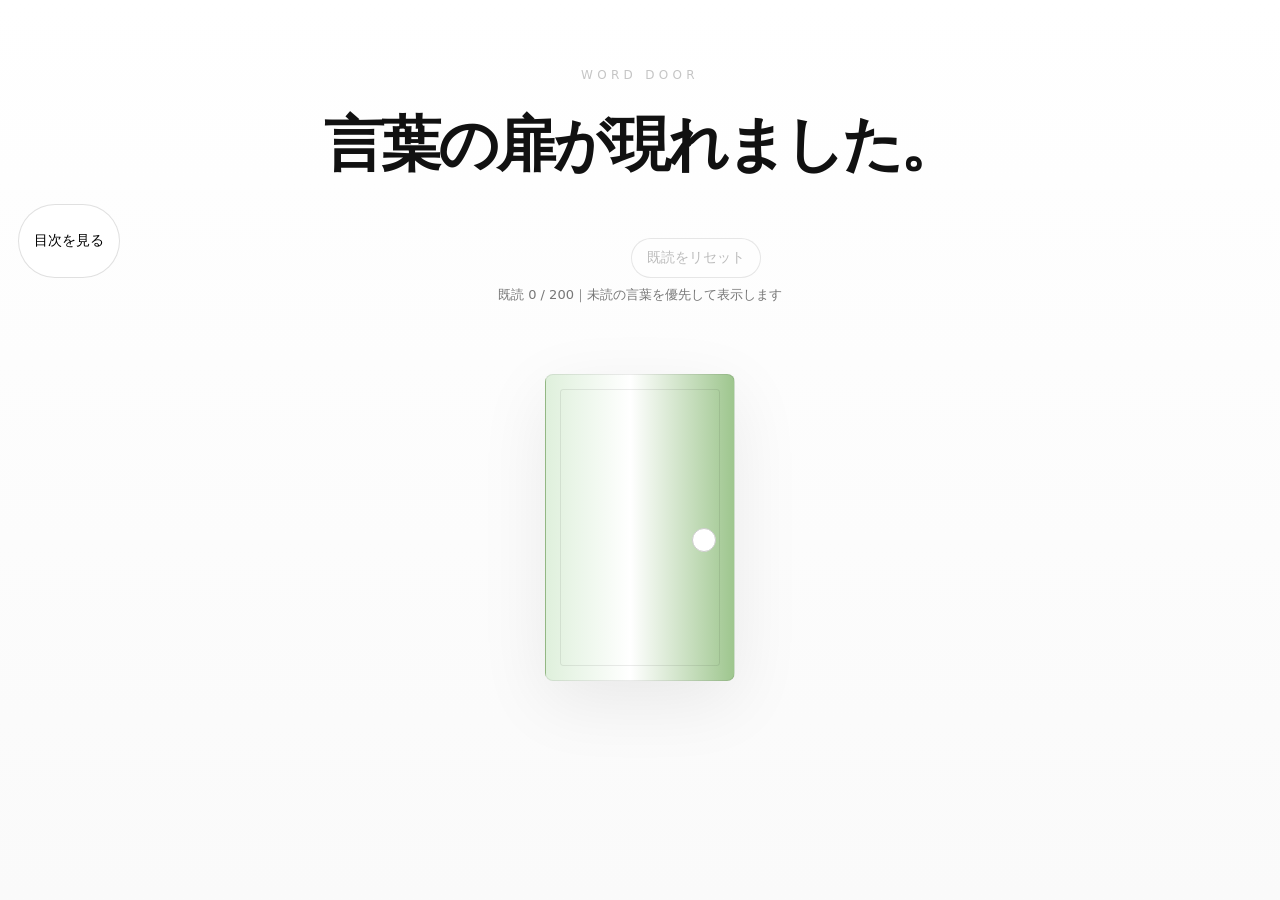
<file: index.html>
<!DOCTYPE html>
<html lang="ja">
<head>
  <meta charset="UTF-8" />
  <meta name="viewport" content="width=device-width, initial-scale=1.0" />
  <title>言葉の扉</title>
  <link rel="stylesheet" href="style.css" />
</head>
<body>
  <main>
    <section id="door-screen" class="screen active">
      <div class="door-header">
        <p class="tiny">WORD DOOR</p>
        <h1>言葉の扉が現れました。</h1>
        <p class="lead"></p>
      </div>
      
      

      <div class="top-actions">
        <button id="tocButton" class="sub-action" type="button">目次を見る</button>
        <button id="resetSeenButton" class="sub-action ghost" type="button">既読をリセット</button>
      </div>
      <div id="progressText" class="progress-text"></div>
      <div id="doorChoices" class="door-choices"></div>
      <button id="shuffleBtn" class="ghost"></button>
    </section>

    <section id="quote-screen" class="screen">
      <button id="backBtn" class="ghost top">← 扉へ戻る</button>
      <article class="card word-card">
        <div class="content">
          <p id="doorLabel" class="door-label"></p>
          <p id="typeLabel" class="type-label"></p>
          <h1 id="quoteTitle">Loading...</h1>
          <p id="languageLabel" class="language-label"></p>
          <blockquote id="quoteText"></blockquote>
          <div id="knownWrap" class="translation-block">
            <h2>よく知られる読み方</h2>
            <p id="knownJp" class="known-jp"></p>
          </div>
          <div class="translation-block">
            <h2></h2>
            <p id="quoteJp" class="quote-jp"></p>
          </div>
          <div class="translation-block">
            <h2>言葉の核</h2>
            <p id="translationNote" class="translation-note"></p>
          </div>
          <section><h2>込められた意図</h2><p id="intent"></p></section>
          <section id="workContextWrap"><h2>どの作品・文章に出てくる？</h2><p id="workContext"></p></section>
          <section><h2>どんな人？</h2><p id="bio"></p></section>
          <section><h2>その人の功績</h2><p id="episode"></p></section>
          <section><h2>いつ、どんな時の言葉？</h2><p id="scene"></p></section>
          <section><h2>時代背景</h2><p id="context"></p></section>
          <section><h2></h2><p id="connection"></p></section>
          <section><h2>似た言葉</h2><div id="relatedQuotes" class="chips related-chips"></div></section>
          <section id="traceBox" class="timeline-box"></section>
          <div class="actions">
            <button id="nextBtn">次の言葉へ</button>
            <a id="wikiLink" target="_blank" rel="noreferrer" class="ghost-link">背景を読む</a>
          </div>
        </div>
      </article>
    </section>
  
    <section id="tocScreen" class="screen hidden">
      <div class="detail-actions">
        <button id="tocBackButton" type="button">扉へ戻る</button>
        <button id="tocResetButton" type="button">既読をリセット</button>
      </div>
      <div class="toc-header">
        <p class="eyebrow">INDEX</p>
        <h1>言葉の目次</h1>
        <p class="lead">一度開いた言葉には印がつきます。クリックするとその言葉へ移動できます。</p>
        <input id="tocSearch" class="toc-search" type="search" placeholder="人物名・言葉・訳で探す">
      </div>
      <div id="tocList" class="toc-list"></div>
    </section>

</main>
  <div id="transitionOverlay" aria-hidden="true"><div id="transitionMood"></div></div>
  <script src="data.js"></script>
  <script src="script.js"></script>
</body>
</html>

<!-- reordered sections update -->
</file>
<file: style.css>
*{box-sizing:border-box}
body{margin:0;font-family:-apple-system,BlinkMacSystemFont,"Hiragino Sans","Yu Gothic","YuGothic",system-ui,sans-serif;background:linear-gradient(to bottom,#fff,#fafafa);color:#111}
.screen{display:none;min-height:100svh}.screen.active{display:block}
#door-screen{padding:52px 18px 80px}.door-header{text-align:center;max-width:760px;margin:auto}.tiny{letter-spacing:.36em;color:#c5c5c5;font-size:12px}.door-header h1{font-size:clamp(34px,9vw,60px);letter-spacing:-.05em;margin:.3em 0}.lead{color:#999;line-height:1.8}
.door-choices{display:grid;grid-template-columns:repeat(var(--cols,1),minmax(0,1fr));gap:36px;max-width:900px;margin:70px auto 34px;justify-items:center}
.door-card{display:grid;justify-items:center;gap:16px}.door{width:min(46vw,190px);aspect-ratio:.62;border-radius:8px;border:1px solid rgba(0,0,0,.08);background:var(--door-bg);position:relative;box-shadow:0 20px 70px rgba(0,0,0,.08);transition:.7s;cursor:pointer}
.door:before{content:"";position:absolute;inset:14px;border:1px solid rgba(0,0,0,.08);border-radius:3px}.knob{position:absolute;right:18px;top:50%;width:24px;height:24px;border-radius:50%;background:#fff;border:1px solid #ccc}.door.opening{transform:perspective(900px) rotateY(-10deg);opacity:.65}
.mood{display:block;font-size:21px;font-weight:700}.door-name{display:block;color:#aaa;margin-top:8px}.door-info{text-align:center}
.ghost{display:block;margin:34px auto 0;border:0;background:transparent;color:#aaa;font:inherit}.top{margin:24px 0 16px 18px}
.card{max-width:980px;margin:12px auto 80px;background:rgba(255,255,255,.9);border:1px solid rgba(0,0,0,.05);border-radius:30px;box-shadow:0 24px 90px rgba(0,0,0,.07)}
.content{padding:clamp(24px,6vw,58px)}.door-label,.type-label,.language-label{color:#aaa}.type-label{letter-spacing:.14em;font-size:12px}.language-label{font-size:13px;margin-top:22px}
#quoteTitle{font-size:clamp(34px,8vw,62px);line-height:1.05;margin:10px 0 6px;letter-spacing:-.04em}
blockquote{font-size:clamp(30px,7vw,56px);line-height:1.22;margin:22px 0 18px;padding:0;border:0;font-weight:700;letter-spacing:-.04em}
.quote-jp{color:#555;font-size:20px;line-height:1.85}
h2{font-size:15px;margin-top:44px;color:#222}p{font-size:17px;line-height:1.95}
.timeline-box{margin-top:42px;padding-top:18px;border-top:1px solid #eee}.timeline-item{display:flex;gap:18px;line-height:1.8}.timeline-year{min-width:88px;color:#999}
.actions{display:flex;gap:22px;align-items:center;flex-wrap:wrap;margin-top:42px}#nextBtn{border:0;border-radius:999px;background:#111;color:#fff;padding:14px 24px;font:inherit}.ghost-link{color:#777;text-decoration:none}
#transitionOverlay{position:fixed;inset:0;z-index:999;background:#fff;opacity:0;pointer-events:none;display:grid;place-items:center;transition:.55s}#transitionOverlay.active{opacity:1}#transitionMood{font-size:clamp(28px,8vw,58px);letter-spacing:.08em;opacity:.72;text-align:center;padding:0 24px;line-height:1.5}
.door-border-far{--door-bg:linear-gradient(90deg,#d7dbe0,#f7f8f9 45%,#9ba2aa)}
.door-nordic-cold{--door-bg:linear-gradient(90deg,#f8fcff,#fff 45%,#c8ddea)}
.door-nature-kind{--door-bg:linear-gradient(90deg,#dff0dc,#fff 45%,#9ec68e)}
.door-life-aged{--door-bg:linear-gradient(90deg,#7b5a3b,#a68055 45%,#3c2a1b)}
.door-dark-sin{--door-bg:linear-gradient(90deg,#2a2522,#4b4038 45%,#130f0d)}

/* context episode version */
.door-info { display: none !important; }
.door-label:empty { display: none; }

/* translation refinement */
.translation-block h2 {
  margin-top: 26px;
}
.known-jp {
  color: #444;
  font-size: 20px;
  line-height: 1.85;
}
.translation-note {
  color: #777;
  font-size: 15px;
  line-height: 1.8;
}

.translation-note {
  white-space: pre-line;
}

/* related quote buttons */
.related-chips {
  display: grid;
  grid-template-columns: 1fr;
  gap: 12px;
}
.related-chips button {
  text-align: left;
  border-radius: 18px;
  padding: 15px 17px;
  line-height: 1.5;
}
.related-speaker {
  color: #777;
  font-size: 13px;
}
.related-line {
  color: #111;
  font-size: 15px;
}
.muted {
  color: #aaa;
  font-size: 14px;
}

#workContextWrap p {
  color: #444;
}

/* Table of contents and no-repeat progress */
.top-actions {
  display: flex;
  gap: 10px;
  justify-content: center;
  flex-wrap: wrap;
  margin: 18px 0 8px;
}
.sub-action {
  border: 1px solid rgba(0,0,0,.12);
  background: rgba(255,255,255,.82);
  border-radius: 999px;
  padding: 10px 15px;
  font-size: 14px;
  cursor: pointer;
}
.sub-action.ghost {
  opacity: .78;
}
.progress-text {
  text-align: center;
  color: #777;
  font-size: 13px;
  margin: 8px 0 18px;
}
.toc-header {
  max-width: 760px;
  margin: 0 auto 18px;
  text-align: center;
}
.toc-search {
  width: min(720px, 92vw);
  margin-top: 18px;
  padding: 14px 16px;
  border-radius: 18px;
  border: 1px solid rgba(0,0,0,.14);
  background: rgba(255,255,255,.9);
  font-size: 16px;
}
.toc-list {
  width: min(860px, 94vw);
  margin: 18px auto 60px;
  display: grid;
  gap: 10px;
}
.toc-item {
  display: grid;
  grid-template-columns: 54px 1fr 52px;
  gap: 12px;
  align-items: center;
  text-align: left;
  border: 1px solid rgba(0,0,0,.1);
  background: rgba(255,255,255,.88);
  border-radius: 20px;
  padding: 14px 15px;
  cursor: pointer;
}
.toc-item.seen {
  opacity: .58;
}
.toc-num {
  color: #999;
  font-size: 13px;
  letter-spacing: .08em;
}
.toc-main {
  display: grid;
  gap: 4px;
}
.toc-speaker {
  color: #777;
  font-size: 13px;
}
.toc-quote {
  color: #111;
  font-size: 15px;
  line-height: 1.55;
}
.toc-doorjp {
  color: #555;
  font-size: 13px;
  line-height: 1.5;
}
.toc-status {
  justify-self: end;
  color: #999;
  font-size: 12px;
  border: 1px solid rgba(0,0,0,.1);
  border-radius: 999px;
  padding: 4px 8px;
}
@media (max-width: 640px) {
  .toc-item {
    grid-template-columns: 42px 1fr;
  }
  .toc-status {
    grid-column: 2;
    justify-self: start;
  }
}

.screen.hidden{display:none!important}
.screen.active{display:block!important}


/* Fixed: mobile-friendly trace/background section */
.timeline-box,
#traceBox {
  margin-top: 34px;
  padding-top: 28px;
  border-top: 1px solid rgba(0,0,0,.08);
}

.timeline-box h2,
#traceBox h2 {
  margin: 0 0 18px;
  font-size: 20px;
  line-height: 1.5;
}

.trace-list {
  display: grid;
  gap: 12px;
}

.trace-card {
  display: grid;
  grid-template-columns: 92px 1fr;
  gap: 14px;
  align-items: start;
  padding: 14px 0;
  border-bottom: 1px solid rgba(0,0,0,.06);
}

.trace-year {
  color: #999;
  font-size: 15px;
  line-height: 1.7;
  word-break: keep-all;
  overflow-wrap: anywhere;
}

.trace-text {
  color: #222;
  font-size: 16px;
  line-height: 1.85;
  word-break: normal;
  overflow-wrap: anywhere;
}

.trace-empty {
  color: #999;
  font-size: 15px;
  line-height: 1.8;
}

.detail-actions {
  margin-top: 30px;
}

@media (max-width: 560px) {
  .trace-card {
    grid-template-columns: 1fr;
    gap: 3px;
    padding: 13px 0;
  }

  .trace-year {
    font-size: 14px;
    line-height: 1.5;
  }

  .trace-text {
    font-size: 16px;
    line-height: 1.8;
  }
}

/* Mood entry buttons */
.mood-section {
  width: min(760px, 94vw);
  margin: 22px auto 12px;
  padding: 18px;
  border-radius: 26px;
  background: rgba(255,255,255,.62);
  border: 1px solid rgba(0,0,0,.06);
}
.mood-title {
  margin: 0 0 12px;
  color: #333;
  font-weight: 700;
  font-size: 16px;
}
.mood-choices {
  display: grid;
  grid-template-columns: repeat(2, minmax(0, 1fr));
  gap: 10px;
}
.mood-chip {
  border: 1px solid rgba(0,0,0,.1);
  background: rgba(255,255,255,.9);
  border-radius: 18px;
  padding: 13px 14px;
  text-align: left;
  cursor: pointer;
  min-height: 70px;
}
.mood-chip span {
  display: block;
  color: #111;
  font-weight: 700;
  font-size: 15px;
  line-height: 1.4;
}
.mood-chip small {
  display: block;
  margin-top: 5px;
  color: #888;
  font-size: 12px;
  line-height: 1.35;
}
@media (max-width: 560px) {
  .mood-section {
    margin-top: 18px;
    padding: 15px;
    border-radius: 22px;
  }
  .mood-choices {
    grid-template-columns: 1fr;
  }
  .mood-chip {
    min-height: 64px;
  }
}


/* TRUE ONE DOOR MODE */
#doorChoices,
.door-choices,
.door-grid,
.doors {
  display: flex !important;
  justify-content: center !important;
  align-items: center !important;
  gap: 0 !important;
}

#doorChoices > *:nth-child(n+2),
.door-choices > *:nth-child(n+2),
.door-grid > *:nth-child(n+2),
.doors > *:nth-child(n+2) {
  display: none !important;
}

button:empty {
  display: none !important;
}

.alt-door-button,
.other-door-button,
.secondary-door,
.door-switch,
#otherDoorBtn,
#backToDoorsBtn,
.back-door,
.back-to-door {
  display: none !important;
}


/* Remove mood selector completely */
.mood-section,
.mood-choices,
#moodChoices,
.mood-title,
.mood-chip {
  display: none !important;
}

.jp-rendering{
  font-size:clamp(28px,6vw,48px);
  line-height:1.75;
  color:#666;
  margin:28px 0 48px;
}
</file>
